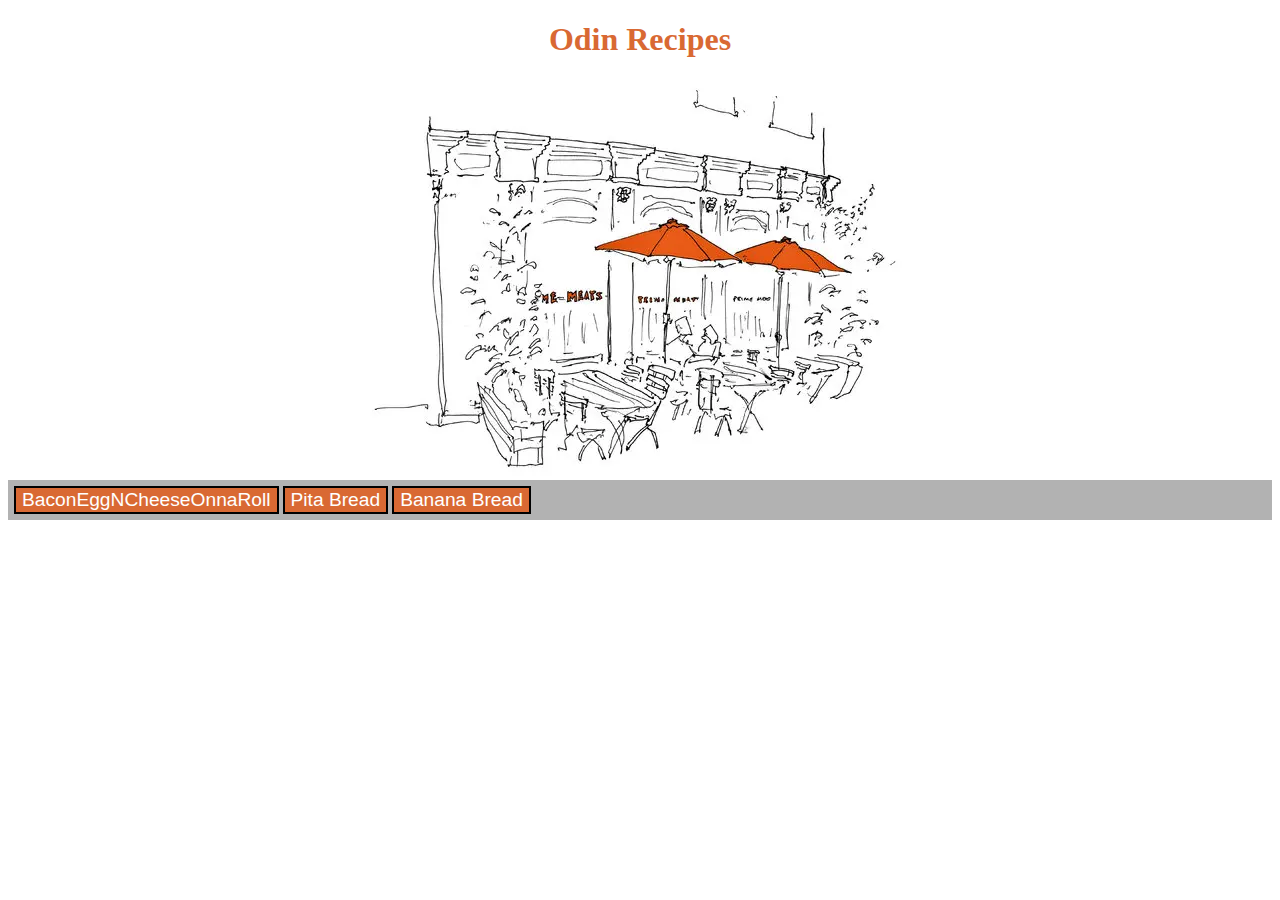
<file: index.html>
<!DOCTYPE html>
<html lang="en">
<head>
    <meta charset="UTF-8">
    <title>JO Special Eats</title>
    <link rel="stylesheet" href="style.css">
</head>
<body>
    <h1>Odin Recipes</h1>
    <img id="outside-tables" src="pictures/deli.png" alt="simple line drawing of a deli">
    <dev class="navi-bar">
        <button class="button"><a href="pages/baconeggncheese.html">BaconEggNCheeseOnnaRoll</a></button>
        <button class="button"><a href="pages/pitabread.html">Pita Bread</a></button>
        <button class="button"><a href="pages/bananabread.html">Banana Bread</a></button>
    </dev>
</body>
</html>
</file>
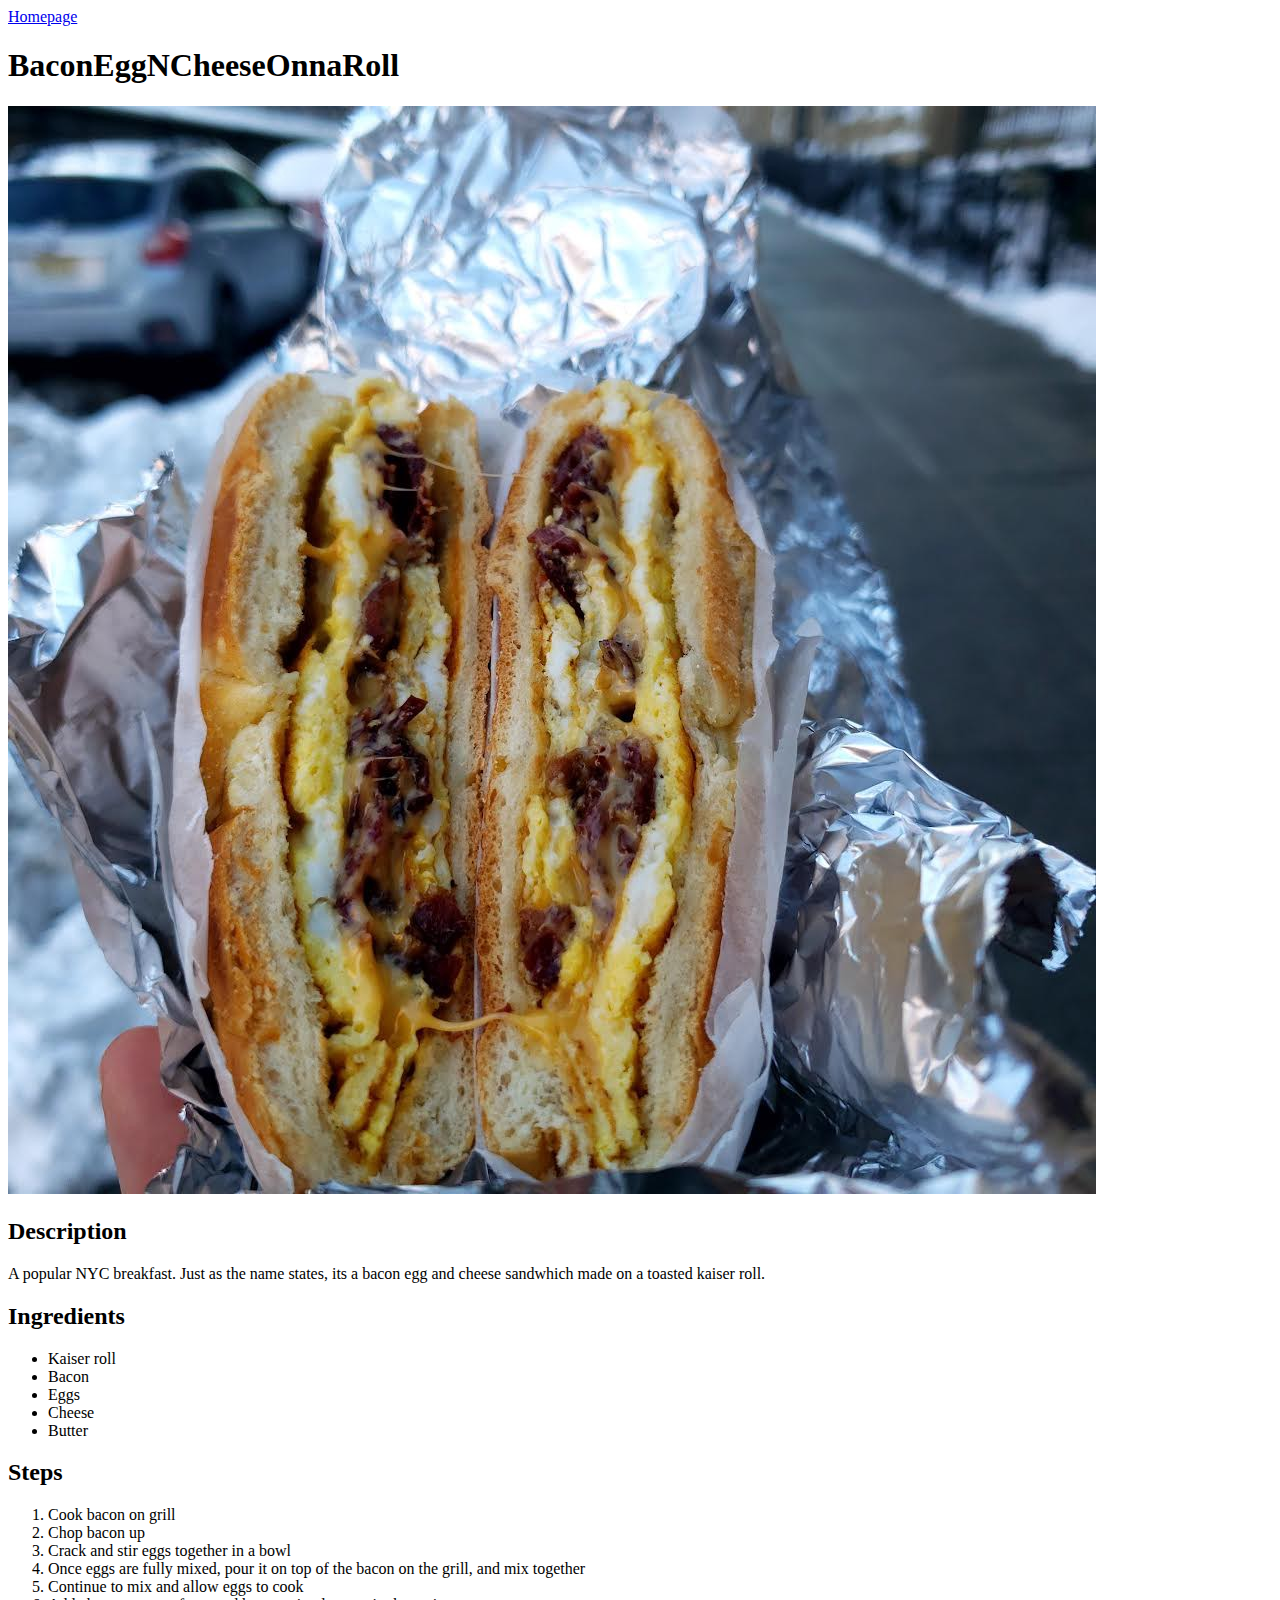
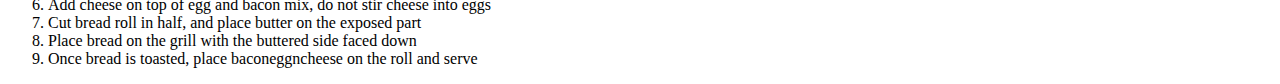
<file: baconeggncheese.html>
<!DOCTYPE html>
<html lang="en">
<head>
    <meta charset="UTF-8">
    <title>JO Special Eats</title>
</head>
<body>
    <a href="/index.html">Homepage</a>
    <h1>BaconEggNCheeseOnnaRoll</h1>
    <img src="/recipes/baconeggncheese/pic_of_bec.jpeg" alt="Picture of baconeggncheeseonnaroll">
    <h2>Description</h2>
    <p>A popular NYC breakfast. Just as the name states, its a bacon egg and cheese sandwhich made on a toasted kaiser roll.</p>
    <h2>Ingredients</h2>
    <ul>
        <li>Kaiser roll</li>
        <li>Bacon</li>
        <li>Eggs</li>
        <li>Cheese</li>
        <li>Butter</li>
    </ul>
    <h2>Steps</h2>
    <ol>
        <li>Cook bacon on grill</li>
        <li>Chop bacon up</li>
        <li>Crack and stir eggs together in a bowl</li>
        <li>Once eggs are fully mixed, pour it on top of the bacon on the grill, and mix together</li>
        <li>Continue to mix and allow eggs to cook</li>
        <li>Add cheese on top of egg and bacon mix, do not stir cheese into eggs</li>
        <li>Cut bread roll in half, and place butter on the exposed part</li>
        <li>Place bread on the grill with the buttered side faced down</li>
        <li>Once bread is toasted, place baconeggncheese on the roll and serve</li>
    </ol>
</body>
</html>
</file>
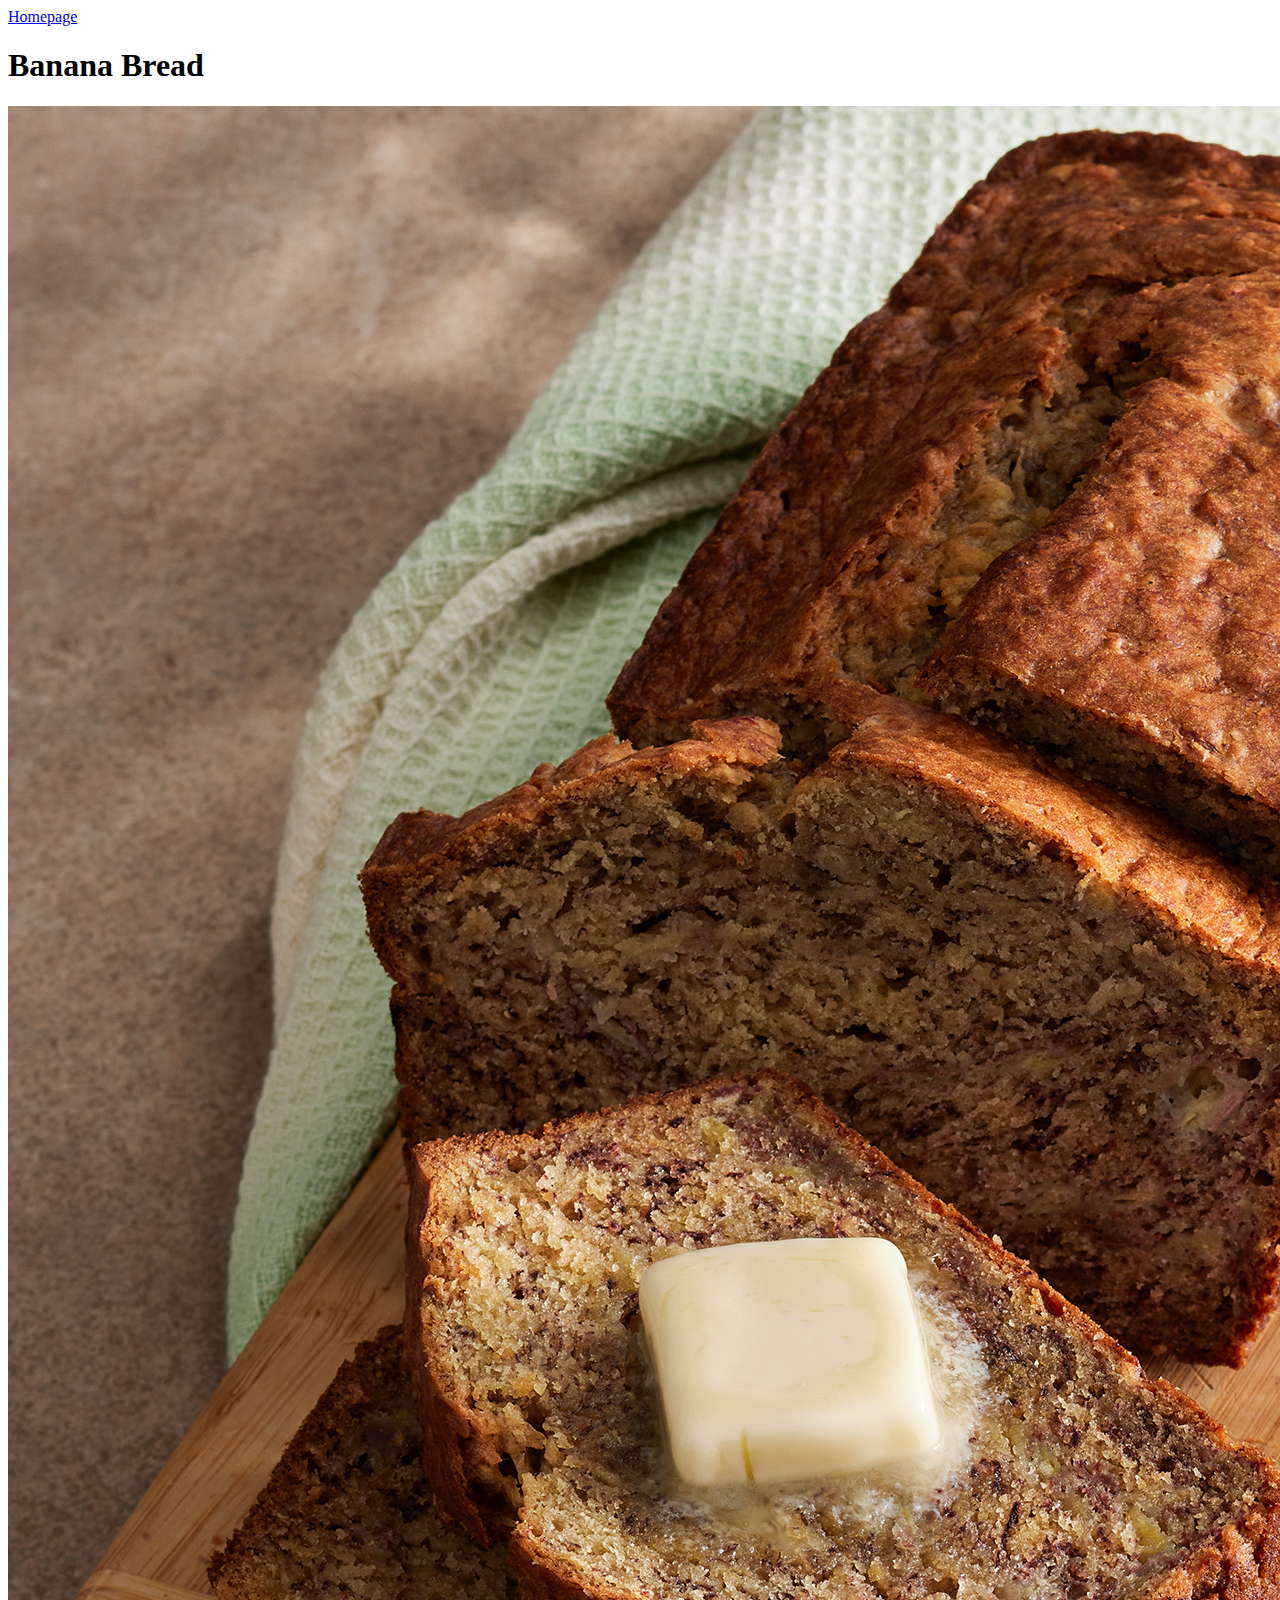
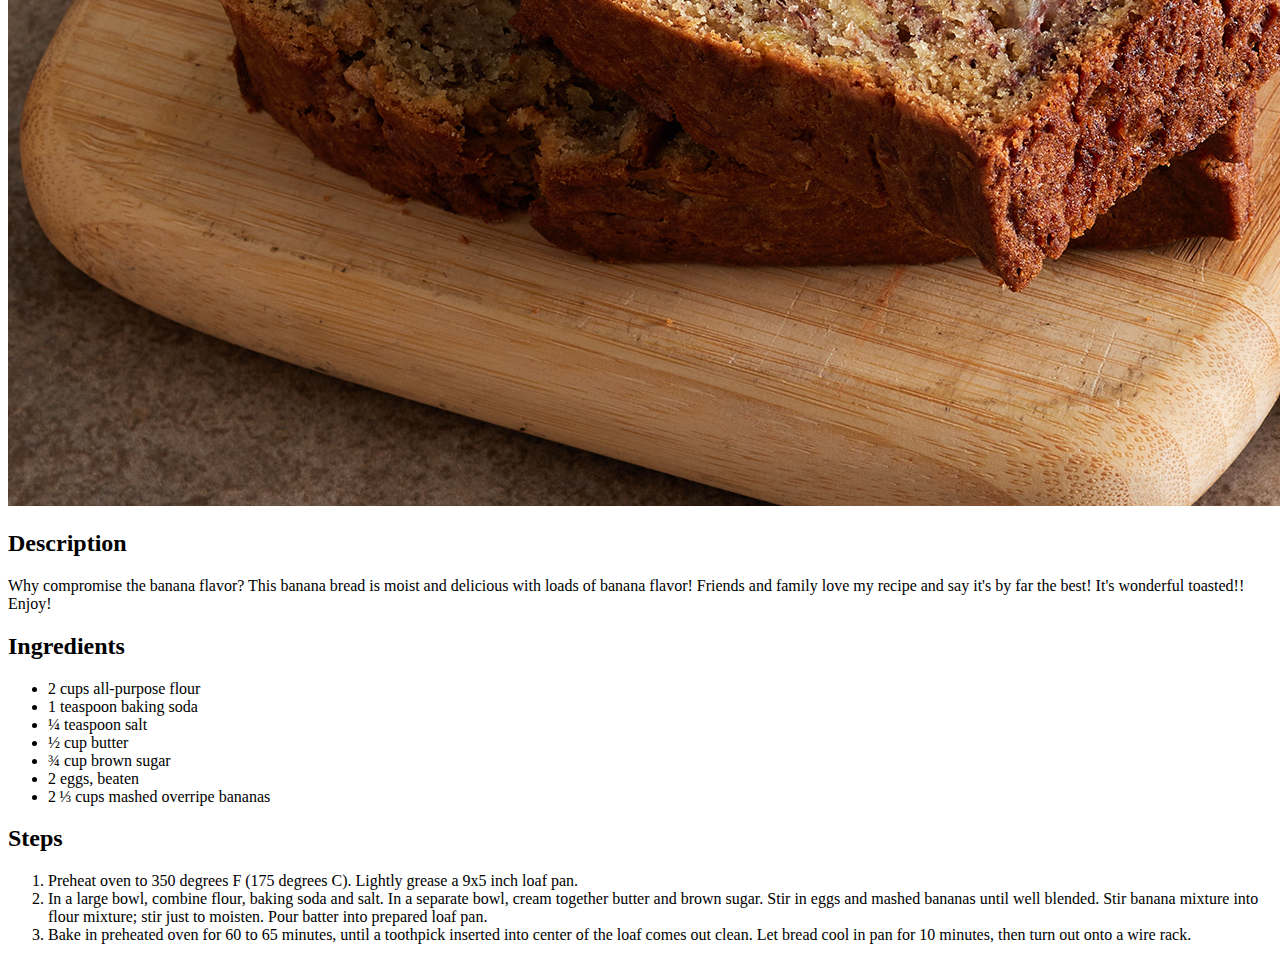
<file: bananabread.html>
<!DOCTYPE html>
<html lang="en">
<head>
    <meta charset="UTF-8">
    <title>JO Special Eats</title>
</head>
<body>
    <a href="/index.html">Homepage</a>
    <h1>Banana Bread</h1>
    <img src="/recipes/bananabread/bananabread.jpeg" alt="Picture of banana bread">
    <h2>Description</h2>
    <p>Why compromise the banana flavor? This banana bread is moist and delicious with loads of banana flavor! Friends and family love my recipe and say it's by far the best! It's wonderful toasted!! Enjoy!</p>
    <h2>Ingredients</h2>
    <ul>
        <li>2 cups all-purpose flour</li>
        <li>1 teaspoon baking soda</li>
        <li>¼ teaspoon salt</li>
        <li>½ cup butter</li>
        <li>¾ cup brown sugar</li>
        <li>2 eggs, beaten</li>
        <li>2 ⅓ cups mashed overripe bananas</li>
    </ul>
    <h2>Steps</h2>
    <ol>
        <li>Preheat oven to 350 degrees F (175 degrees C). Lightly grease a 9x5 inch loaf pan.</li>
        <li>In a large bowl, combine flour, baking soda and salt. In a separate bowl, cream together butter and brown sugar. Stir in eggs and mashed bananas until well blended. Stir banana mixture into flour mixture; stir just to moisten. Pour batter into prepared loaf pan.</li>
        <li>Bake in preheated oven for 60 to 65 minutes, until a toothpick inserted into center of the loaf comes out clean. Let bread cool in pan for 10 minutes, then turn out onto a wire rack.</li>
    </ol>
</body>
</html>
</file>
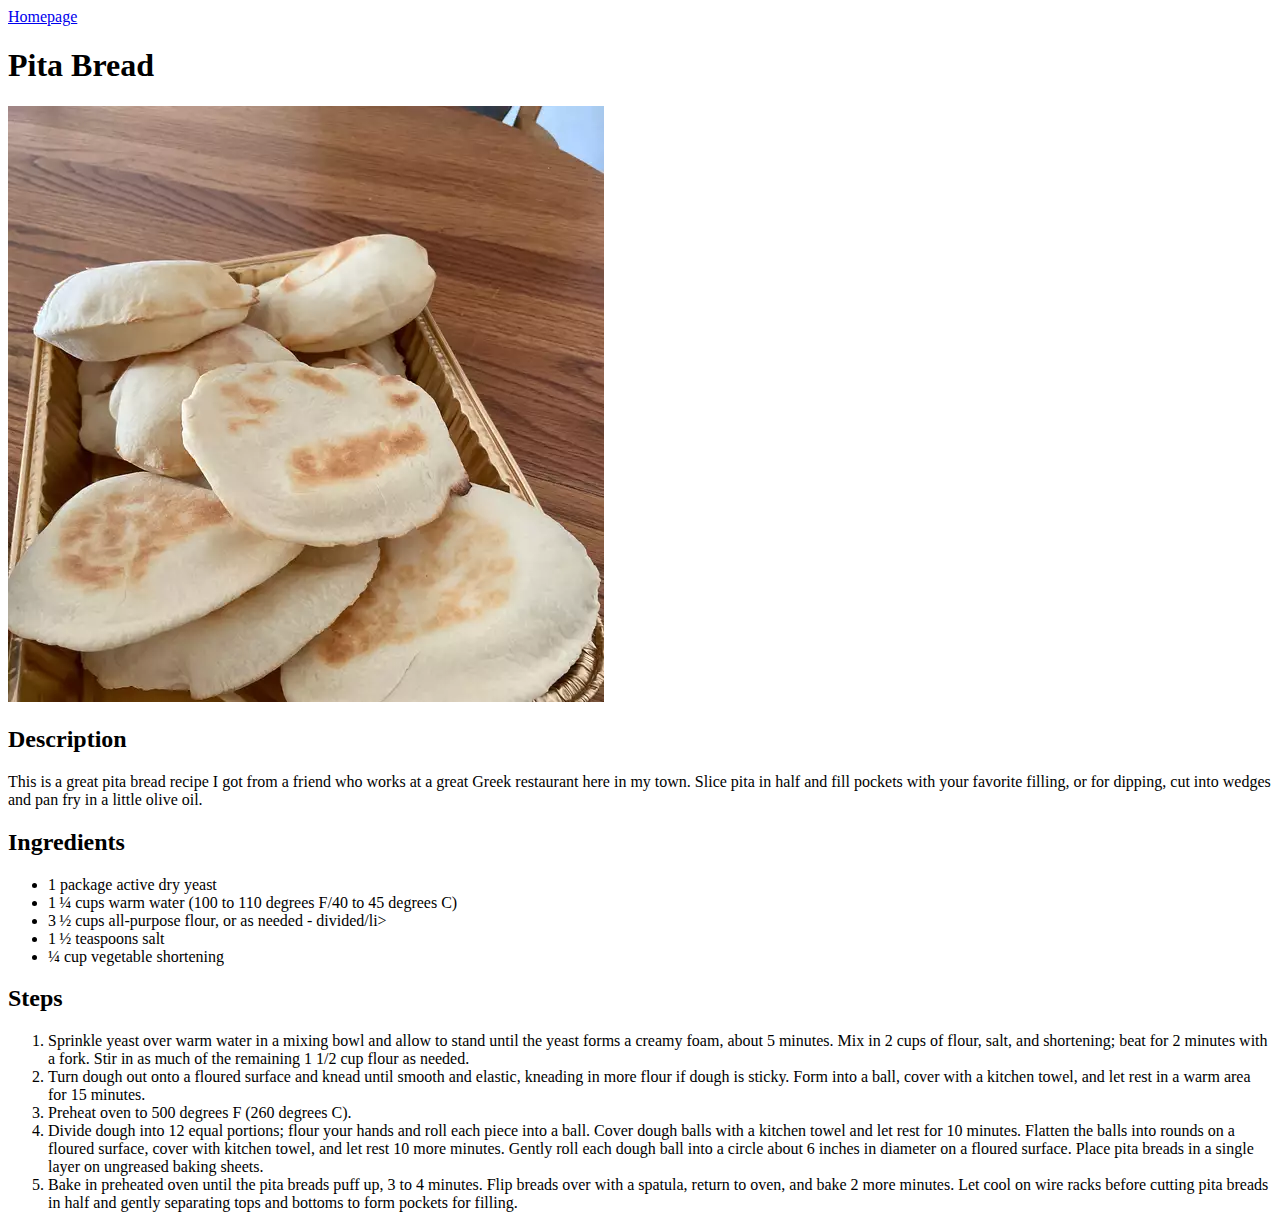
<file: pitabread.html>
<!DOCTYPE html>
<html lang="en">
<head>
    <meta charset="UTF-8">
    <title>JO Special Eats</title>
</head>
<body>
    <a href="/index.html">Homepage</a>
    <h1>Pita Bread</h1>
    <img src="/recipes/pitabread/pitabread.jpg" alt="Picture of pita bread">
    <h2>Description</h2>
    <p>This is a great pita bread recipe I got from a friend who works at a great Greek restaurant here in my town. Slice pita in half and fill pockets with your favorite filling, or for dipping, cut into wedges and pan fry in a little olive oil.</p>
    <h2>Ingredients</h2>
    <ul>
        <li>1 package active dry yeast</li>
        <li>1 ¼ cups warm water (100 to 110 degrees F/40 to 45 degrees C)</li>
        <li>3 ½ cups all-purpose flour, or as needed - divided/li>
        <li>1 ½ teaspoons salt</li>
        <li>¼ cup vegetable shortening</li>
    </ul>
    <h2>Steps</h2>
    <ol>
        <li>Sprinkle yeast over warm water in a mixing bowl and allow to stand until the yeast forms a creamy foam, about 5 minutes. Mix in 2 cups of flour, salt, and shortening; beat for 2 minutes with a fork. Stir in as much of the remaining 1 1/2 cup flour as needed.</li>
        <li>Turn dough out onto a floured surface and knead until smooth and elastic, kneading in more flour if dough is sticky. Form into a ball, cover with a kitchen towel, and let rest in a warm area for 15 minutes.</li>
        <li>Preheat oven to 500 degrees F (260 degrees C).</li>
        <li>Divide dough into 12 equal portions; flour your hands and roll each piece into a ball. Cover dough balls with a kitchen towel and let rest for 10 minutes. Flatten the balls into rounds on a floured surface, cover with kitchen towel, and let rest 10 more minutes. Gently roll each dough ball into a circle about 6 inches in diameter on a floured surface. Place pita breads in a single layer on ungreased baking sheets.</li>
        <li>Bake in preheated oven until the pita breads puff up, 3 to 4 minutes. Flip breads over with a spatula, return to oven, and bake 2 more minutes. Let cool on wire racks before cutting pita breads in half and gently separating tops and bottoms to form pockets for filling.</li>
    </ol>
</body>
</html>
</file>
<file: style.css>
h1 {
    color: #D96933;
    text-align: center;
    font-family:fantasy;
}

li {
    font-family: 'Gill Sans', 'Gill Sans MT', Calibri, 'Trebuchet MS', sans-serif;
 }
  
.button{
    background-color: #D96933;
    font-size: larger;
    border-style: solid;
    border-color: black;
    font-family: 'Gill Sans', 'Gill Sans MT', Calibri, 'Trebuchet MS', sans-serif;
    text-align: center;
}

a {
    color: white;
    text-decoration: none;
}
 #outside-tables {
     display: block;
     margin-left: auto;
     margin-right: auto;
 }

.homepage-hyperlink {
    color: black;
    font-family: 'Gill Sans', 'Gill Sans MT', Calibri, 'Trebuchet MS', sans-serif;

}

 /* centering all the pictures of food on their respective page and add a border*/
 #bec, #pita, #banana{
    display: block;
    margin-left: auto;
    margin-right: auto;
    width: auto;
    height: 500px;

    border-left: #D96933;
    border-right: #D96933;
    border-style: solid;
    border-top: 0px;
    border-bottom: 0px;
 }

 .description, .ingredients, .steps{
    color: #D96933;
    font-family: 'Gill Sans', 'Gill Sans MT', Calibri, 'Trebuchet MS', sans-serif;
 }

 .navi-bar {
     display: block;
     margin-left: auto;
     margin-block-end: auto;
     background-color: rgb(0, 0, 0, 0.3);
     overflow: hidden;
     padding: 6px;
 }

.pad {
    padding: 10px 10px;
    background-color:bisque;
    border: #D96933;
    border-style: solid;
    font-family: 'Gill Sans', 'Gill Sans MT', Calibri, 'Trebuchet MS', sans-serif;
 }
</file>
